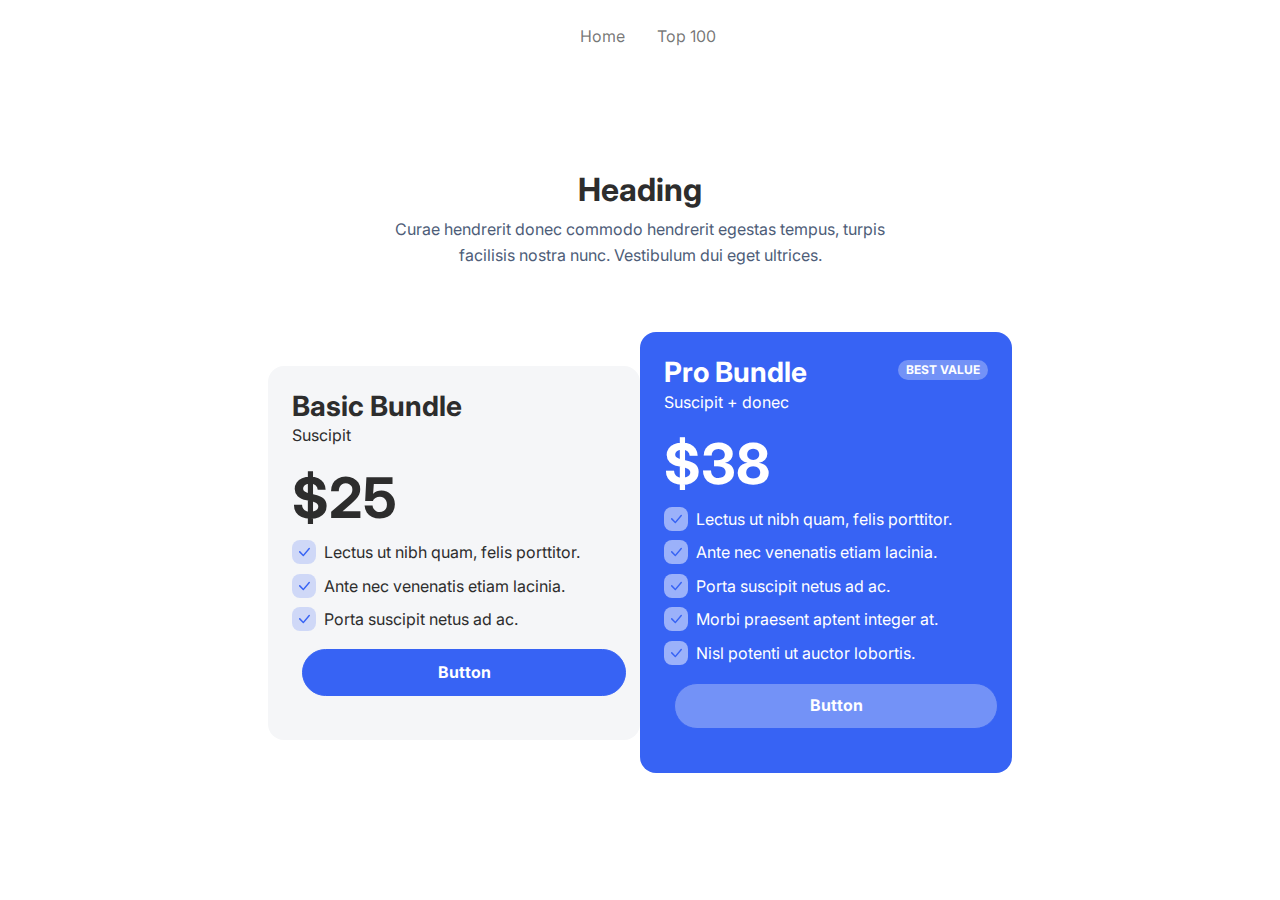
<file: Template/pricing.html>
<!DOCTYPE html>
<html lang="en">

<head>
    <meta charset="utf-8">
    <meta name="viewport" content="width=device-width, initial-scale=1.0, shrink-to-fit=no">
    <title>Pricing - Brand</title>
    <link rel="stylesheet" href="assets/bootstrap/css/bootstrap.min.css?h=63c49130f916e8761302328c73ff1917">
    <link rel="stylesheet" href="https://fonts.googleapis.com/css?family=Inter:300italic,400italic,600italic,700italic,800italic,400,300,600,700,800&amp;display=swap">
    <link rel="stylesheet" href="https://use.fontawesome.com/releases/v5.12.0/css/all.css">
    <link rel="stylesheet" href="assets/css/accordion-faq-list.css?h=f47106324583193c7d3c36c0bd40c232">
    <link rel="stylesheet" href="https://cdnjs.cloudflare.com/ajax/libs/animate.css/3.5.2/animate.min.css">
    <link rel="stylesheet" href="assets/css/Lista-Productos-Canito.css?h=9d76e0a02cb51c22f96cdb4c2cf82a66">
</head>

<body>
    <nav class="navbar navbar-light navbar-expand-md sticky-top navbar-shrink py-3" id="mainNav">
        <div class="container"><a class="navbar-brand d-flex align-items-center" href="/"></a><button data-bs-toggle="collapse" class="navbar-toggler" data-bs-target="#navcol-1"><span class="visually-hidden">Toggle navigation</span><span class="navbar-toggler-icon"></span></button>
            <div class="collapse navbar-collapse" id="navcol-1">
                <ul class="navbar-nav mx-auto">
                    <li class="nav-item"><a class="nav-link" href="index.html">Home</a></li>
                    <li class="nav-item"><a class="nav-link" href="contacts.html">Top 100</a></li>
                </ul>
            </div>
        </div>
    </nav>
    <section class="py-5">
        <div class="container py-5">
            <div class="row mb-5">
                <div class="col-md-8 col-xl-6 text-center mx-auto">
                    <h2 class="fw-bold">Heading</h2>
                    <p class="text-muted w-lg-50">Curae hendrerit donec commodo hendrerit egestas tempus, turpis facilisis nostra nunc. Vestibulum dui eget ultrices.</p>
                </div>
            </div>
            <div class="row g-0 row-cols-1 row-cols-md-2 row-cols-xl-3 d-flex align-items-md-center align-items-xl-center">
                <div class="col offset-xl-2 mb-4">
                    <div class="card bg-light border-light">
                        <div class="card-body p-4">
                            <div class="d-flex justify-content-between">
                                <div>
                                    <h3 class="fw-bold mb-0">Basic Bundle</h3>
                                    <p>Suscipit</p>
                                    <h4 class="display-4 fw-bold">$25</h4>
                                </div>
                            </div>
                            <div>
                                <ul class="list-unstyled">
                                    <li class="d-flex mb-2"><span class="bs-icon-xs bs-icon-rounded bs-icon-primary-light bs-icon bs-icon-xs me-2"><svg xmlns="http://www.w3.org/2000/svg" width="1em" height="1em" fill="currentColor" viewBox="0 0 16 16" class="bi bi-check-lg text-primary">
                                                <path d="M12.736 3.97a.733.733 0 0 1 1.047 0c.286.289.29.756.01 1.05L7.88 12.01a.733.733 0 0 1-1.065.02L3.217 8.384a.757.757 0 0 1 0-1.06.733.733 0 0 1 1.047 0l3.052 3.093 5.4-6.425a.247.247 0 0 1 .02-.022Z"></path>
                                            </svg></span><span>Lectus ut nibh quam, felis porttitor.</span></li>
                                    <li class="d-flex mb-2"><span class="bs-icon-xs bs-icon-rounded bs-icon-primary-light bs-icon bs-icon-xs me-2"><svg xmlns="http://www.w3.org/2000/svg" width="1em" height="1em" fill="currentColor" viewBox="0 0 16 16" class="bi bi-check-lg text-primary">
                                                <path d="M12.736 3.97a.733.733 0 0 1 1.047 0c.286.289.29.756.01 1.05L7.88 12.01a.733.733 0 0 1-1.065.02L3.217 8.384a.757.757 0 0 1 0-1.06.733.733 0 0 1 1.047 0l3.052 3.093 5.4-6.425a.247.247 0 0 1 .02-.022Z"></path>
                                            </svg></span><span>Ante nec venenatis etiam lacinia.</span></li>
                                    <li class="d-flex mb-2"><span class="bs-icon-xs bs-icon-rounded bs-icon-primary-light bs-icon bs-icon-xs me-2"><svg xmlns="http://www.w3.org/2000/svg" width="1em" height="1em" fill="currentColor" viewBox="0 0 16 16" class="bi bi-check-lg text-primary">
                                                <path d="M12.736 3.97a.733.733 0 0 1 1.047 0c.286.289.29.756.01 1.05L7.88 12.01a.733.733 0 0 1-1.065.02L3.217 8.384a.757.757 0 0 1 0-1.06.733.733 0 0 1 1.047 0l3.052 3.093 5.4-6.425a.247.247 0 0 1 .02-.022Z"></path>
                                            </svg></span><span>Porta suscipit netus ad ac.</span></li>
                                </ul>
                            </div><button class="btn btn-primary d-block w-100" type="button">Button</button>
                        </div>
                    </div>
                </div>
                <div class="col mb-4">
                    <div class="card text-white bg-primary">
                        <div class="card-body p-4">
                            <div class="d-flex justify-content-between">
                                <div>
                                    <h3 class="fw-bold text-white mb-0">Pro Bundle</h3>
                                    <p>Suscipit + donec</p>
                                    <h4 class="display-4 fw-bold text-white">$38</h4>
                                </div>
                                <div><span class="badge rounded-pill bg-primary text-uppercase bg-semi-white">Best Value</span></div>
                            </div>
                            <div>
                                <ul class="list-unstyled">
                                    <li class="d-flex mb-2"><span class="bs-icon-xs bs-icon-rounded bs-icon-semi-white bs-icon bs-icon-xs me-2"><svg xmlns="http://www.w3.org/2000/svg" width="1em" height="1em" fill="currentColor" viewBox="0 0 16 16" class="bi bi-check-lg text-primary">
                                                <path d="M12.736 3.97a.733.733 0 0 1 1.047 0c.286.289.29.756.01 1.05L7.88 12.01a.733.733 0 0 1-1.065.02L3.217 8.384a.757.757 0 0 1 0-1.06.733.733 0 0 1 1.047 0l3.052 3.093 5.4-6.425a.247.247 0 0 1 .02-.022Z"></path>
                                            </svg></span><span>Lectus ut nibh quam, felis porttitor.</span></li>
                                    <li class="d-flex mb-2"><span class="bs-icon-xs bs-icon-rounded bs-icon-semi-white bs-icon bs-icon-xs me-2"><svg xmlns="http://www.w3.org/2000/svg" width="1em" height="1em" fill="currentColor" viewBox="0 0 16 16" class="bi bi-check-lg text-primary">
                                                <path d="M12.736 3.97a.733.733 0 0 1 1.047 0c.286.289.29.756.01 1.05L7.88 12.01a.733.733 0 0 1-1.065.02L3.217 8.384a.757.757 0 0 1 0-1.06.733.733 0 0 1 1.047 0l3.052 3.093 5.4-6.425a.247.247 0 0 1 .02-.022Z"></path>
                                            </svg></span><span>Ante nec venenatis etiam lacinia.</span></li>
                                    <li class="d-flex mb-2"><span class="bs-icon-xs bs-icon-rounded bs-icon-semi-white bs-icon bs-icon-xs me-2"><svg xmlns="http://www.w3.org/2000/svg" width="1em" height="1em" fill="currentColor" viewBox="0 0 16 16" class="bi bi-check-lg text-primary">
                                                <path d="M12.736 3.97a.733.733 0 0 1 1.047 0c.286.289.29.756.01 1.05L7.88 12.01a.733.733 0 0 1-1.065.02L3.217 8.384a.757.757 0 0 1 0-1.06.733.733 0 0 1 1.047 0l3.052 3.093 5.4-6.425a.247.247 0 0 1 .02-.022Z"></path>
                                            </svg></span><span>Porta suscipit netus ad ac.</span></li>
                                    <li class="d-flex mb-2"><span class="bs-icon-xs bs-icon-rounded bs-icon-semi-white bs-icon bs-icon-xs me-2"><svg xmlns="http://www.w3.org/2000/svg" width="1em" height="1em" fill="currentColor" viewBox="0 0 16 16" class="bi bi-check-lg text-primary">
                                                <path d="M12.736 3.97a.733.733 0 0 1 1.047 0c.286.289.29.756.01 1.05L7.88 12.01a.733.733 0 0 1-1.065.02L3.217 8.384a.757.757 0 0 1 0-1.06.733.733 0 0 1 1.047 0l3.052 3.093 5.4-6.425a.247.247 0 0 1 .02-.022Z"></path>
                                            </svg></span><span>Morbi praesent aptent integer at.</span></li>
                                    <li class="d-flex mb-2"><span class="bs-icon-xs bs-icon-rounded bs-icon-semi-white bs-icon bs-icon-xs me-2"><svg xmlns="http://www.w3.org/2000/svg" width="1em" height="1em" fill="currentColor" viewBox="0 0 16 16" class="bi bi-check-lg text-primary">
                                                <path d="M12.736 3.97a.733.733 0 0 1 1.047 0c.286.289.29.756.01 1.05L7.88 12.01a.733.733 0 0 1-1.065.02L3.217 8.384a.757.757 0 0 1 0-1.06.733.733 0 0 1 1.047 0l3.052 3.093 5.4-6.425a.247.247 0 0 1 .02-.022Z"></path>
                                            </svg></span><span>Nisl potenti ut auctor lobortis.</span></li>
                                </ul>
                            </div><button class="btn btn-primary d-block w-100 bg-semi-white" type="button">Button</button>
                        </div>
                    </div>
                </div>
            </div>
        </div>
    </section>
    <footer class="bg-primary-gradient"></footer>
    <script src="https://cdnjs.cloudflare.com/ajax/libs/jquery/3.6.0/jquery.min.js"></script>
    <script src="https://cdn.jsdelivr.net/npm/bootstrap@5.2.0/dist/js/bootstrap.bundle.min.js"></script>
    <script src="assets/js/bs-init.js?h=7563c52cc0a72a92d96ce0159b71241c"></script>
    <script src="assets/js/bold-and-bright.js?h=914b066f52f5e2b2583e4d1558c90518"></script>
</body>

</html>
</file>
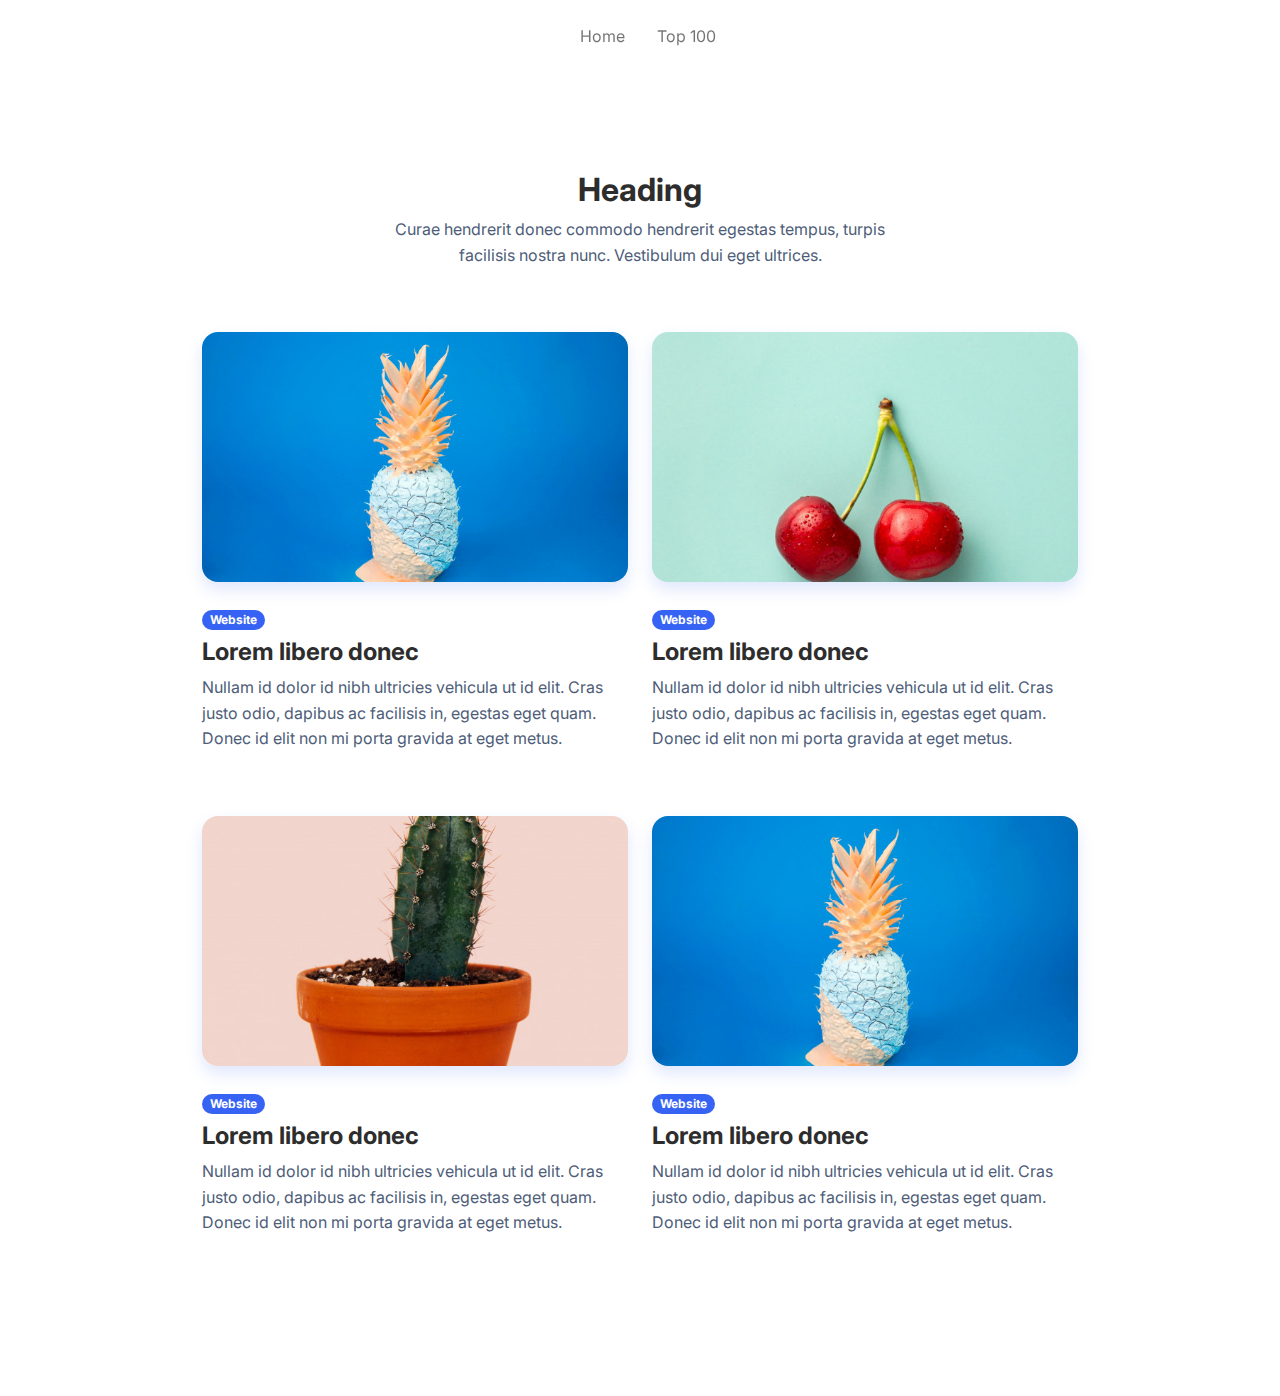
<file: Template/projects.html>
<!DOCTYPE html>
<html lang="en">

<head>
    <meta charset="utf-8">
    <meta name="viewport" content="width=device-width, initial-scale=1.0, shrink-to-fit=no">
    <title>Projects - Brand</title>
    <link rel="stylesheet" href="assets/bootstrap/css/bootstrap.min.css?h=63c49130f916e8761302328c73ff1917">
    <link rel="stylesheet" href="https://fonts.googleapis.com/css?family=Inter:300italic,400italic,600italic,700italic,800italic,400,300,600,700,800&amp;display=swap">
    <link rel="stylesheet" href="https://use.fontawesome.com/releases/v5.12.0/css/all.css">
    <link rel="stylesheet" href="assets/css/accordion-faq-list.css?h=f47106324583193c7d3c36c0bd40c232">
    <link rel="stylesheet" href="https://cdnjs.cloudflare.com/ajax/libs/animate.css/3.5.2/animate.min.css">
    <link rel="stylesheet" href="assets/css/Lista-Productos-Canito.css?h=9d76e0a02cb51c22f96cdb4c2cf82a66">
</head>

<body>
    <nav class="navbar navbar-light navbar-expand-md sticky-top navbar-shrink py-3" id="mainNav">
        <div class="container"><a class="navbar-brand d-flex align-items-center" href="/"></a><button data-bs-toggle="collapse" class="navbar-toggler" data-bs-target="#navcol-1"><span class="visually-hidden">Toggle navigation</span><span class="navbar-toggler-icon"></span></button>
            <div class="collapse navbar-collapse" id="navcol-1">
                <ul class="navbar-nav mx-auto">
                    <li class="nav-item"><a class="nav-link" href="index.html">Home</a></li>
                    <li class="nav-item"><a class="nav-link" href="contacts.html">Top 100</a></li>
                </ul>
            </div>
        </div>
    </nav>
    <section class="py-5">
        <div class="container py-5">
            <div class="row mb-5">
                <div class="col-md-8 col-xl-6 text-center mx-auto">
                    <h2 class="fw-bold">Heading</h2>
                    <p class="text-muted w-lg-50">Curae hendrerit donec commodo hendrerit egestas tempus, turpis facilisis nostra nunc. Vestibulum dui eget ultrices.</p>
                </div>
            </div>
            <div class="row row-cols-1 row-cols-md-2 mx-auto" style="max-width: 900px;">
                <div class="col mb-4">
                    <div><a href="#"><img class="rounded img-fluid shadow w-100 fit-cover" src="assets/img/products/1.jpg?h=fc1e51d44f18accfa3a90f81c9cfffe4" style="height: 250px;"></a>
                        <div class="py-4"><span class="badge bg-primary mb-2">Website</span>
                            <h4 class="fw-bold">Lorem libero donec</h4>
                            <p class="text-muted">Nullam id dolor id nibh ultricies vehicula ut id elit. Cras justo odio, dapibus ac facilisis in, egestas eget quam. Donec id elit non mi porta gravida at eget metus.</p>
                        </div>
                    </div>
                </div>
                <div class="col mb-4">
                    <div><a href="#"><img class="rounded img-fluid shadow w-100 fit-cover" src="assets/img/products/2.jpg?h=104fcc18ad179e4b0b9e0ee12b849bed" style="height: 250px;"></a>
                        <div class="py-4"><span class="badge bg-primary mb-2">Website</span>
                            <h4 class="fw-bold">Lorem libero donec</h4>
                            <p class="text-muted">Nullam id dolor id nibh ultricies vehicula ut id elit. Cras justo odio, dapibus ac facilisis in, egestas eget quam. Donec id elit non mi porta gravida at eget metus.</p>
                        </div>
                    </div>
                </div>
                <div class="col mb-4">
                    <div><a href="#"><img class="rounded img-fluid shadow w-100 fit-cover" src="assets/img/products/3.jpg?h=fce4fd8e26138d1b5fd8c63ef4f2e64c" style="height: 250px;"></a>
                        <div class="py-4"><span class="badge bg-primary mb-2">Website</span>
                            <h4 class="fw-bold">Lorem libero donec</h4>
                            <p class="text-muted">Nullam id dolor id nibh ultricies vehicula ut id elit. Cras justo odio, dapibus ac facilisis in, egestas eget quam. Donec id elit non mi porta gravida at eget metus.</p>
                        </div>
                    </div>
                </div>
                <div class="col mb-4">
                    <div><a href="#"><img class="rounded img-fluid shadow w-100 fit-cover" src="assets/img/products/1.jpg?h=fc1e51d44f18accfa3a90f81c9cfffe4" style="height: 250px;"></a>
                        <div class="py-4"><span class="badge bg-primary mb-2">Website</span>
                            <h4 class="fw-bold">Lorem libero donec</h4>
                            <p class="text-muted">Nullam id dolor id nibh ultricies vehicula ut id elit. Cras justo odio, dapibus ac facilisis in, egestas eget quam. Donec id elit non mi porta gravida at eget metus.</p>
                        </div>
                    </div>
                </div>
            </div>
        </div>
    </section>
    <footer class="bg-primary-gradient"></footer>
    <script src="https://cdnjs.cloudflare.com/ajax/libs/jquery/3.6.0/jquery.min.js"></script>
    <script src="https://cdn.jsdelivr.net/npm/bootstrap@5.2.0/dist/js/bootstrap.bundle.min.js"></script>
    <script src="assets/js/bs-init.js?h=7563c52cc0a72a92d96ce0159b71241c"></script>
    <script src="assets/js/bold-and-bright.js?h=914b066f52f5e2b2583e4d1558c90518"></script>
</body>

</html>
</file>
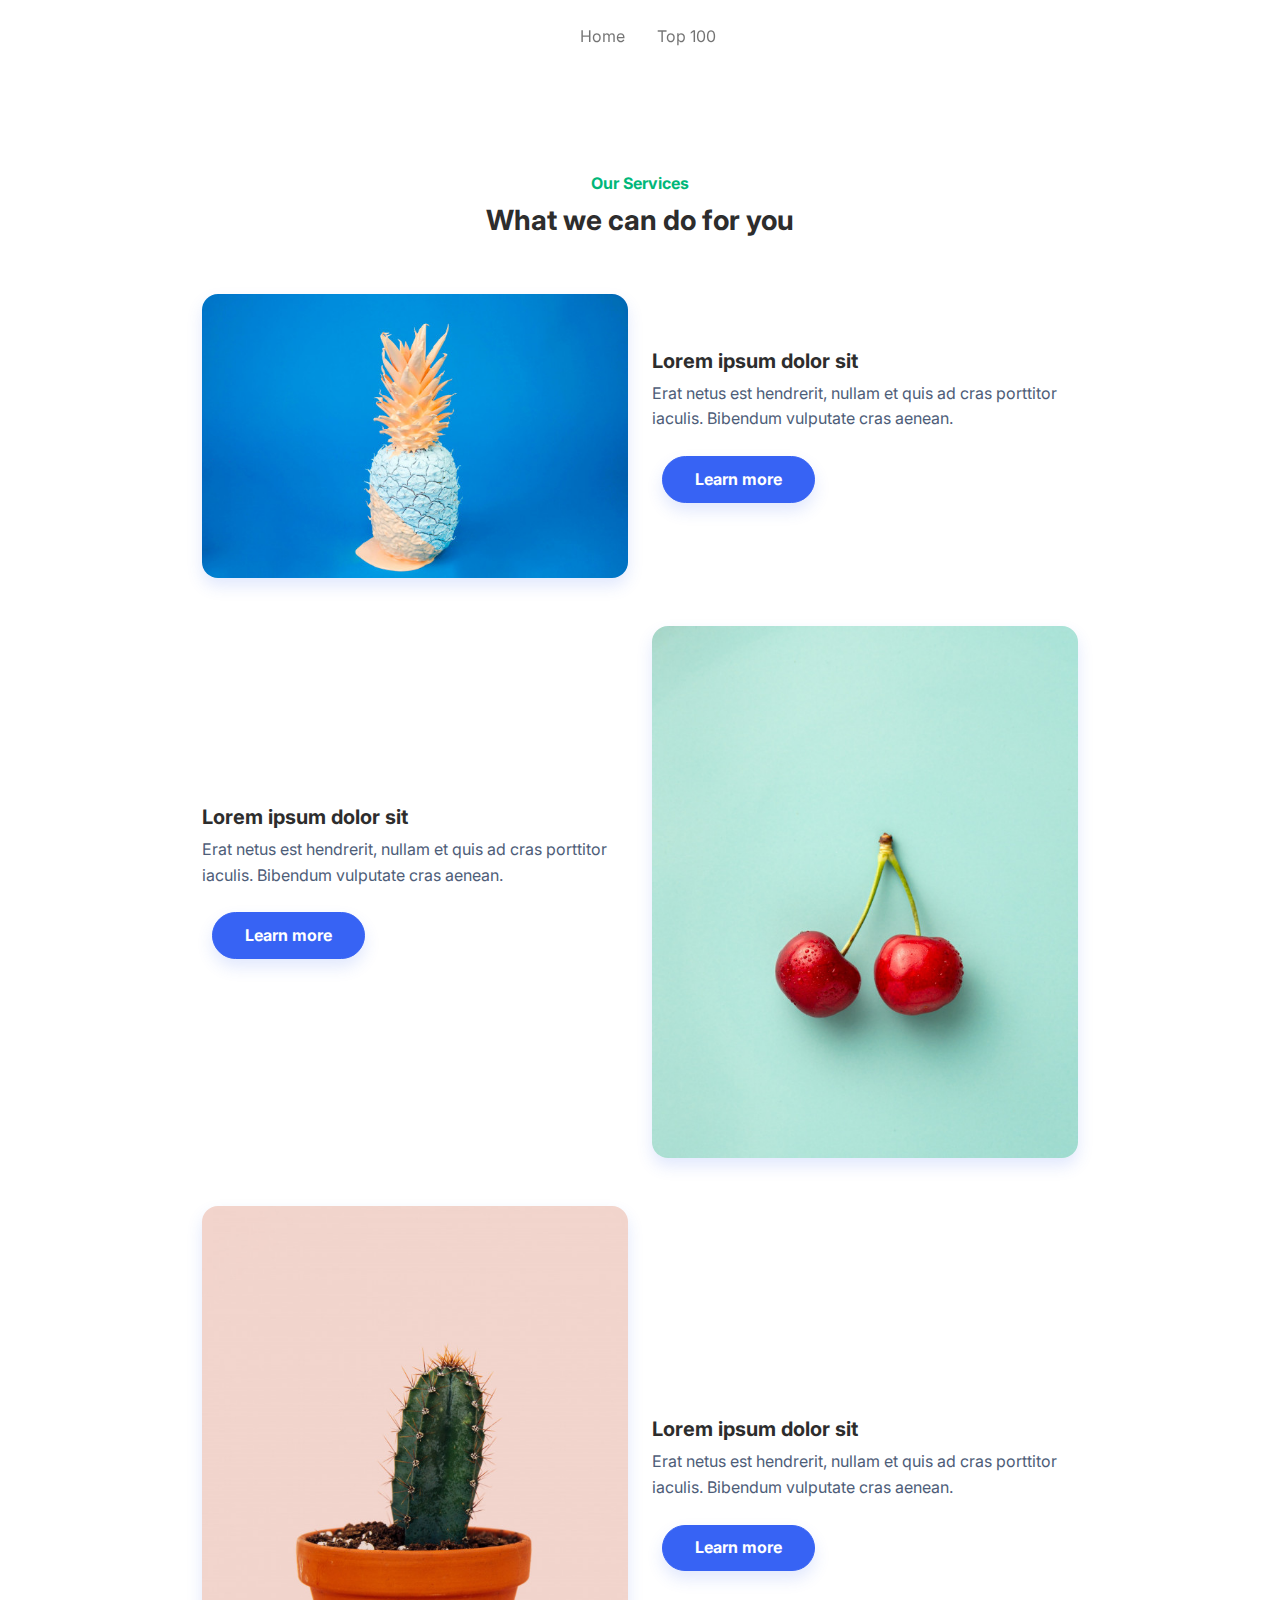
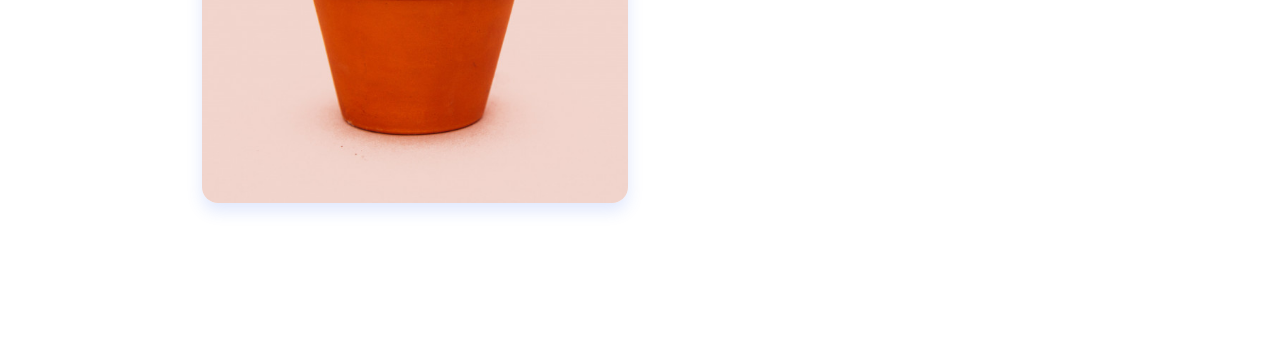
<file: Template/services.html>
<!DOCTYPE html>
<html lang="en">

<head>
    <meta charset="utf-8">
    <meta name="viewport" content="width=device-width, initial-scale=1.0, shrink-to-fit=no">
    <title>Services - Brand</title>
    <link rel="stylesheet" href="assets/bootstrap/css/bootstrap.min.css?h=63c49130f916e8761302328c73ff1917">
    <link rel="stylesheet" href="https://fonts.googleapis.com/css?family=Inter:300italic,400italic,600italic,700italic,800italic,400,300,600,700,800&amp;display=swap">
    <link rel="stylesheet" href="https://use.fontawesome.com/releases/v5.12.0/css/all.css">
    <link rel="stylesheet" href="assets/css/accordion-faq-list.css?h=f47106324583193c7d3c36c0bd40c232">
    <link rel="stylesheet" href="https://cdnjs.cloudflare.com/ajax/libs/animate.css/3.5.2/animate.min.css">
    <link rel="stylesheet" href="assets/css/Lista-Productos-Canito.css?h=9d76e0a02cb51c22f96cdb4c2cf82a66">
</head>

<body style="/*background: url(&quot;design.jpg&quot;);*/background-position: 0 -60px;">
    <nav class="navbar navbar-light navbar-expand-md sticky-top navbar-shrink py-3" id="mainNav">
        <div class="container"><a class="navbar-brand d-flex align-items-center" href="/"></a><button data-bs-toggle="collapse" class="navbar-toggler" data-bs-target="#navcol-1"><span class="visually-hidden">Toggle navigation</span><span class="navbar-toggler-icon"></span></button>
            <div class="collapse navbar-collapse" id="navcol-1">
                <ul class="navbar-nav mx-auto">
                    <li class="nav-item"><a class="nav-link" href="index.html">Home</a></li>
                    <li class="nav-item"><a class="nav-link" href="contacts.html">Top 100</a></li>
                </ul>
            </div>
        </div>
    </nav>
    <section class="py-5">
        <div class="container py-5">
            <div class="row mb-4 mb-lg-5">
                <div class="col-md-8 col-xl-6 text-center mx-auto">
                    <p class="fw-bold text-success mb-2">Our Services</p>
                    <h3 class="fw-bold">What we can do for you</h3>
                </div>
            </div>
            <div class="row row-cols-1 row-cols-md-2 mx-auto" style="max-width: 900px;">
                <div class="col mb-5"><img class="rounded img-fluid shadow" src="assets/img/products/1.jpg?h=fc1e51d44f18accfa3a90f81c9cfffe4"></div>
                <div class="col d-md-flex align-items-md-end align-items-lg-center mb-5">
                    <div>
                        <h5 class="fw-bold">Lorem ipsum dolor sit&nbsp;</h5>
                        <p class="text-muted mb-4">Erat netus est hendrerit, nullam et quis ad cras porttitor iaculis. Bibendum vulputate cras aenean.</p><button class="btn btn-primary shadow" type="button">Learn more</button>
                    </div>
                </div>
            </div>
            <div class="row row-cols-1 row-cols-md-2 mx-auto" style="max-width: 900px;">
                <div class="col order-md-last mb-5"><img class="rounded img-fluid shadow" src="assets/img/products/2.jpg?h=104fcc18ad179e4b0b9e0ee12b849bed"></div>
                <div class="col d-md-flex align-items-md-end align-items-lg-center mb-5">
                    <div>
                        <h5 class="fw-bold">Lorem ipsum dolor sit&nbsp;</h5>
                        <p class="text-muted mb-4">Erat netus est hendrerit, nullam et quis ad cras porttitor iaculis. Bibendum vulputate cras aenean.</p><button class="btn btn-primary shadow" type="button">Learn more</button>
                    </div>
                </div>
            </div>
            <div class="row row-cols-1 row-cols-md-2 mx-auto" style="max-width: 900px;">
                <div class="col mb-5"><img class="rounded img-fluid shadow" src="assets/img/products/3.jpg?h=fce4fd8e26138d1b5fd8c63ef4f2e64c"></div>
                <div class="col d-md-flex align-items-md-end align-items-lg-center mb-5">
                    <div>
                        <h5 class="fw-bold">Lorem ipsum dolor sit&nbsp;</h5>
                        <p class="text-muted mb-4">Erat netus est hendrerit, nullam et quis ad cras porttitor iaculis. Bibendum vulputate cras aenean.</p><button class="btn btn-primary shadow" type="button">Learn more</button>
                    </div>
                </div>
            </div>
        </div>
    </section>
    <footer class="bg-primary-gradient"></footer>
    <script src="https://cdnjs.cloudflare.com/ajax/libs/jquery/3.6.0/jquery.min.js"></script>
    <script src="https://cdn.jsdelivr.net/npm/bootstrap@5.2.0/dist/js/bootstrap.bundle.min.js"></script>
    <script src="assets/js/bs-init.js?h=7563c52cc0a72a92d96ce0159b71241c"></script>
    <script src="assets/js/bold-and-bright.js?h=914b066f52f5e2b2583e4d1558c90518"></script>
</body>

</html>
</file>
<file: Template/assets/css/accordion-faq-list.css>
.accordion collapse {
  border: 0;
}

.accordion-button:focus {
  box-shadow: none;
  border: none;
}

.accordion-button:not(.collapsed) {
  background: none;
  color: #ff9800;
  box-shadow: none;
  border-bottom: none;
}

.accordion-button::after {
  width: auto;
  height: auto;
  content: "+";
  font-size: 40px;
  background-image: none;
  font-weight: 100;
  color: #1b6ce5;
  transform: translateY(-4px);
}

.accordion-button:not(.collapsed)::after {
  width: auto;
  height: auto;
  background-image: none;
  content: "-";
  font-size: 48px;
  transform: translate(-5px, -4px);
  transform: rotate(0deg);
}
</file>
<file: Template/assets/css/Lista-Productos-Canito.css>
#example {
  margin-bottom: 0;
}

#example {
  margin-bottom: 0;
  align-self: center;
}

.btn {
  margin: 0px 10px;
  margin-bottom: 20px;
}
</file>
